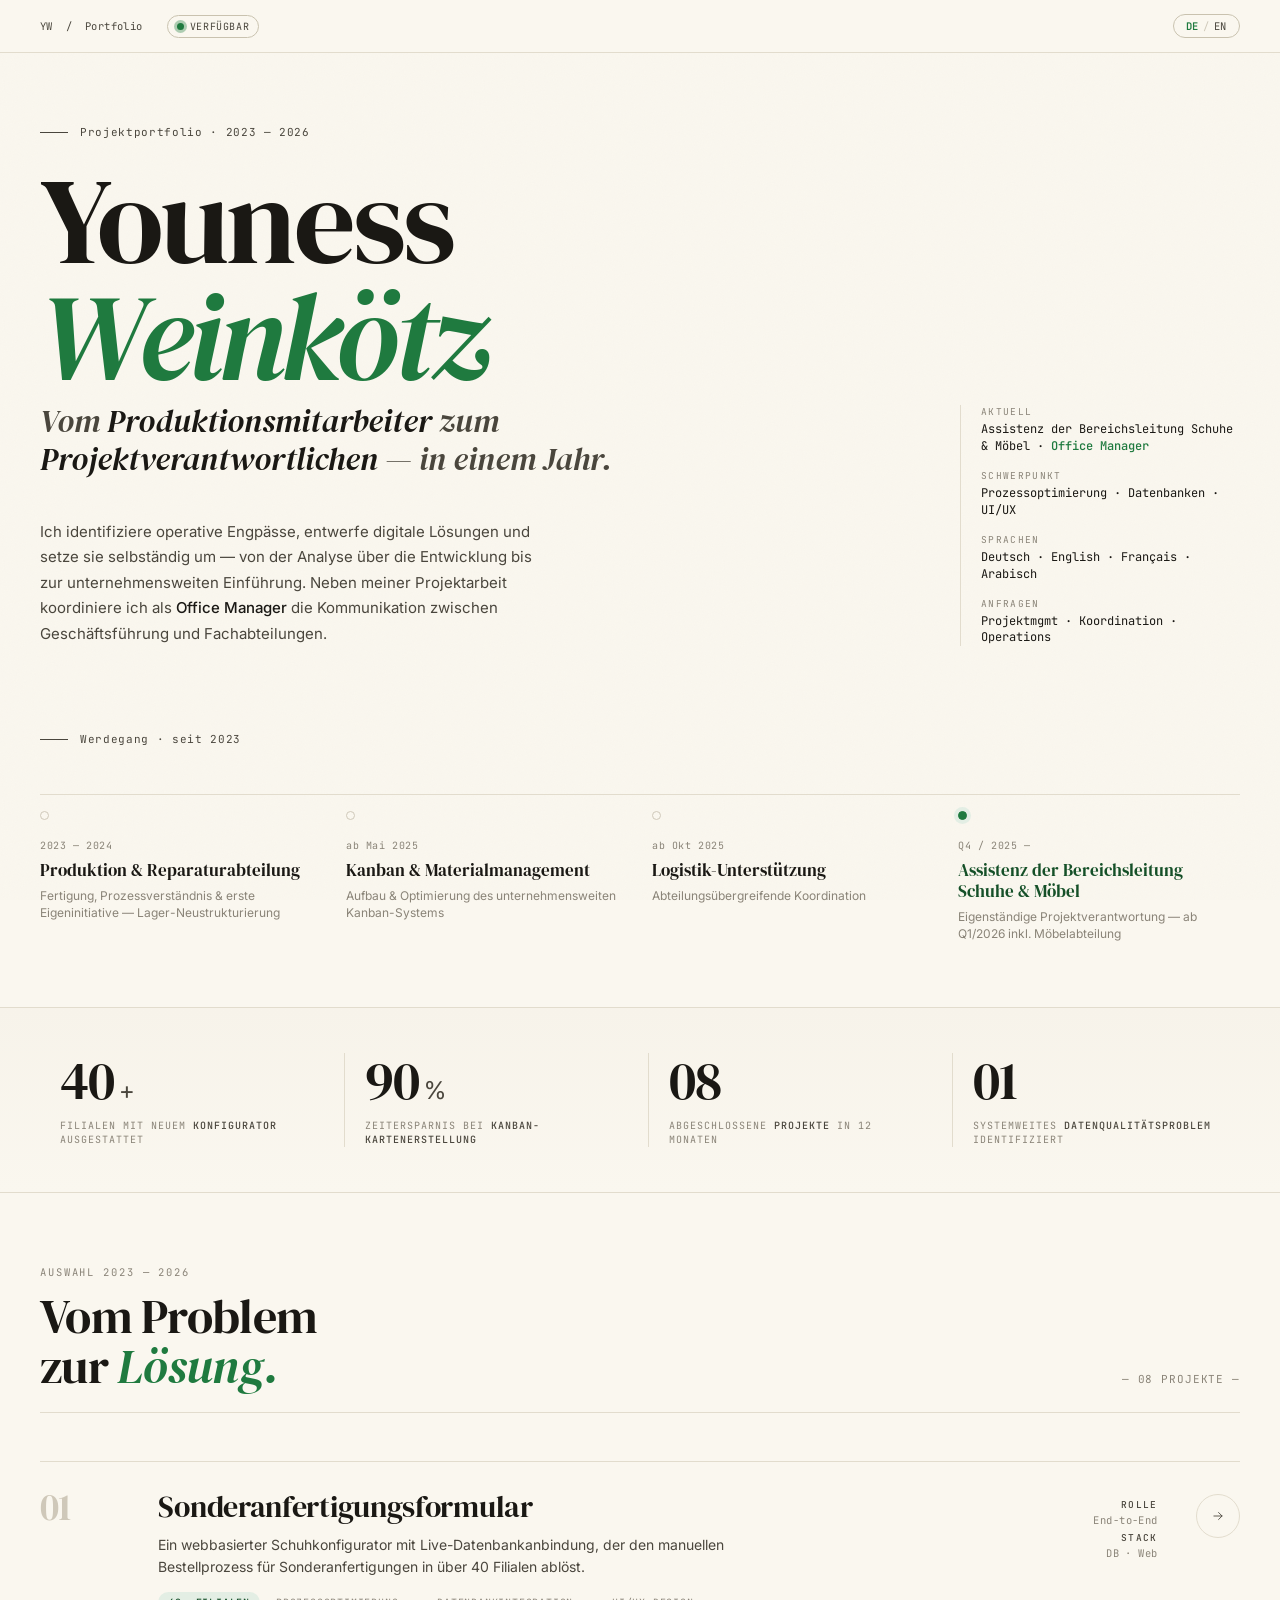
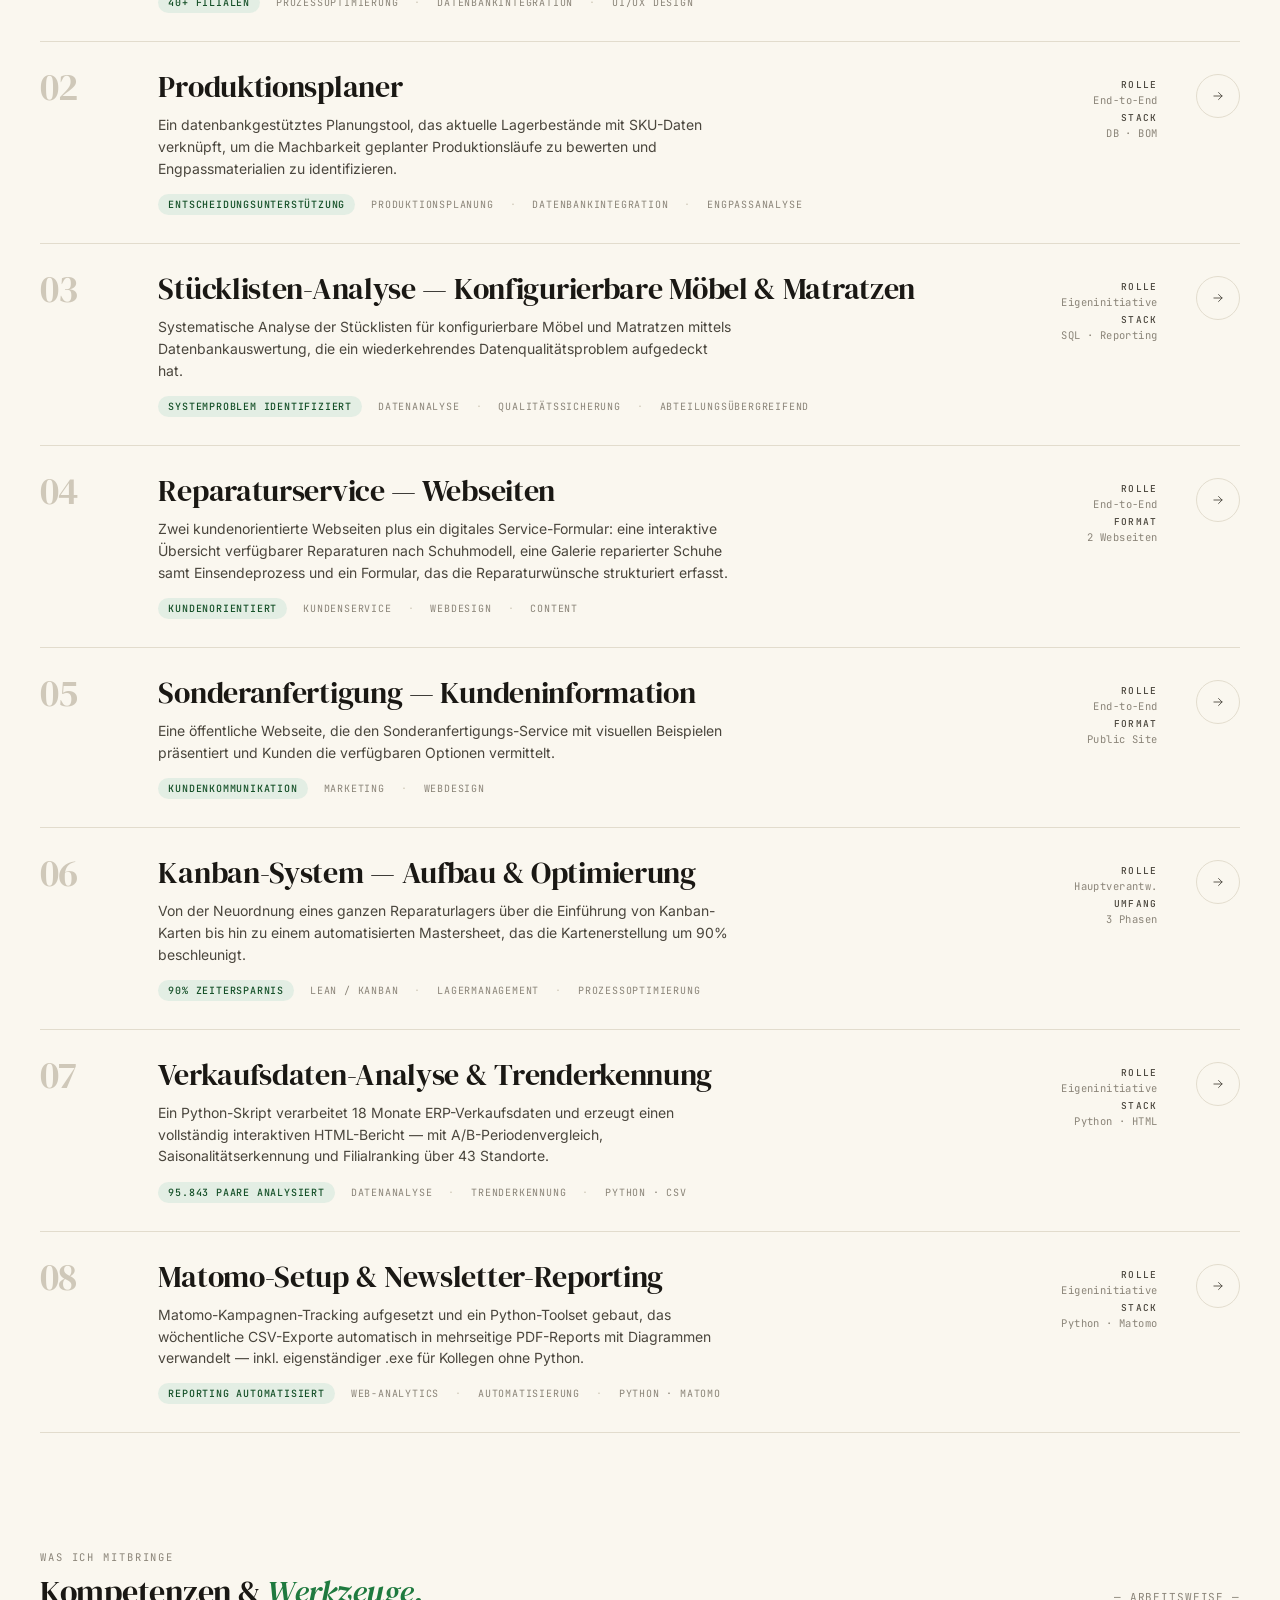
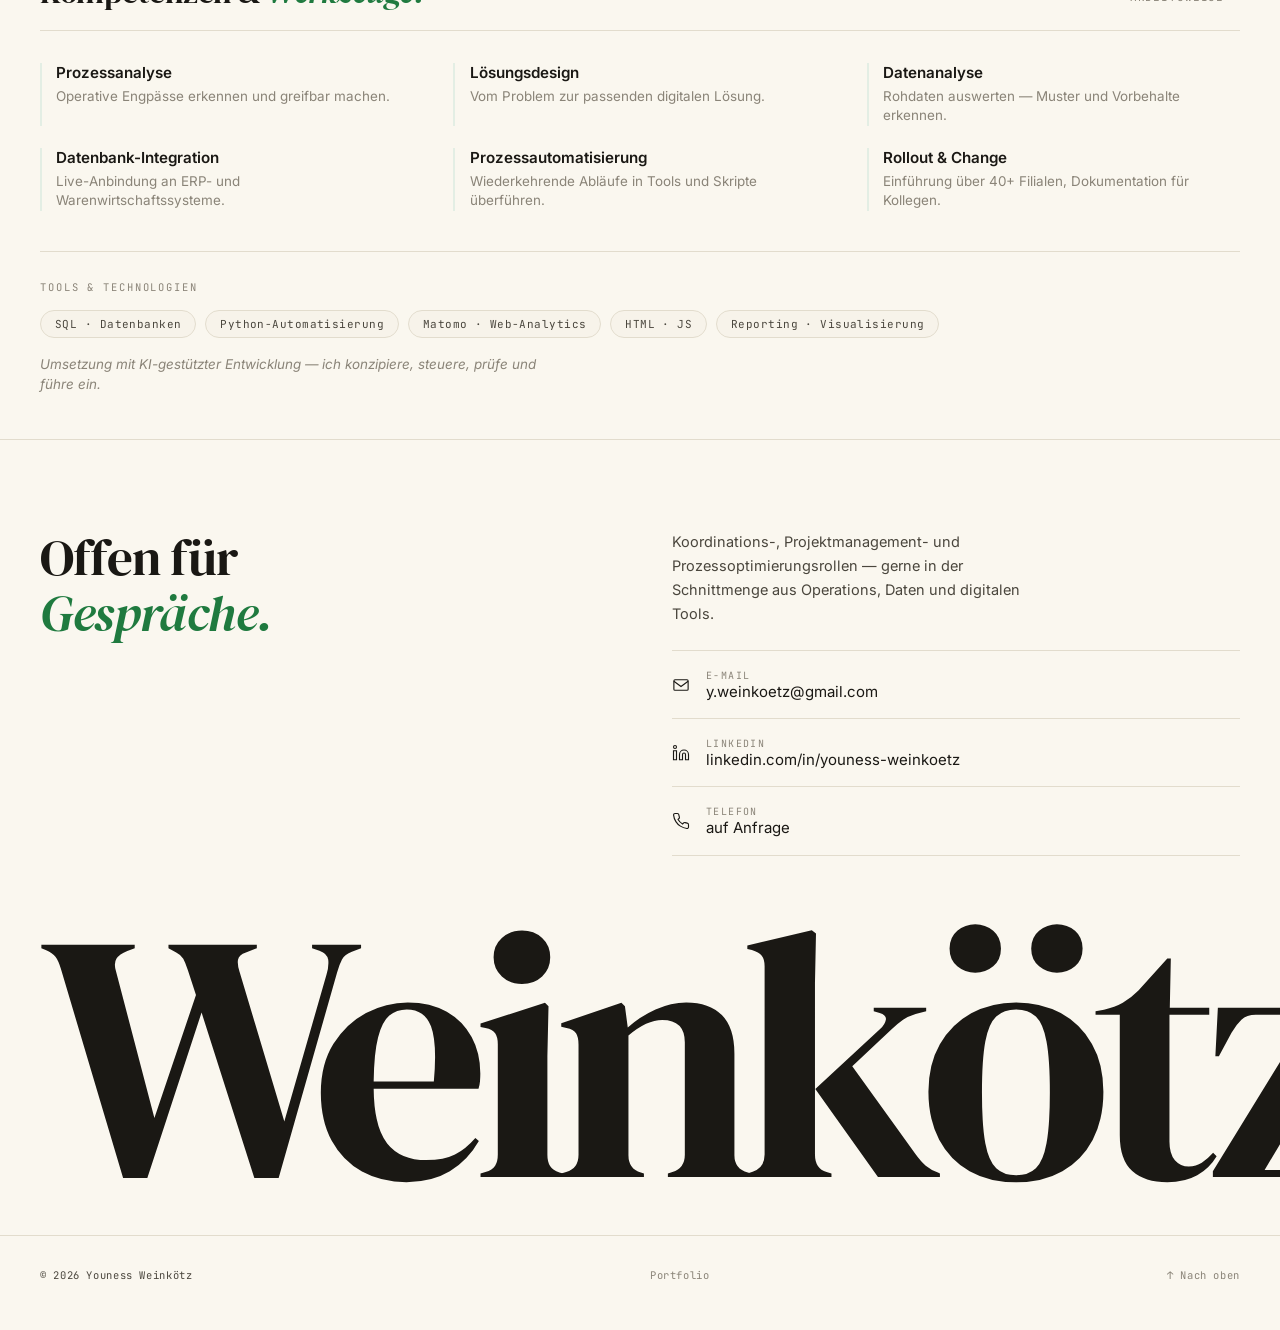
<file: index.html>
<!DOCTYPE html>
<html lang="de">
<head>
<meta charset="UTF-8">
<link rel="icon" href="favicon.ico" type="image/x-icon">
<meta name="viewport" content="width=device-width, initial-scale=1.0">
<meta name="google-site-verification" content="GF9VarNQSZrVPB3K_BTPo4iJ82LC_J96aojgXuJNZCg">
<title>Youness Weinkötz — Projektportfolio</title>
<meta name="description" content="Vom Produktionsmitarbeiter zum Projektverantwortlichen in einem Jahr — 8 abgeschlossene Projekte in Prozessoptimierung, Datenbankentwicklung und UI/UX.">
<meta property="og:type" content="website">
<meta property="og:locale" content="de_DE">
<meta property="og:title" content="Youness Weinkötz — Projektportfolio">
<meta property="og:description" content="Vom Produktionsmitarbeiter zum Projektverantwortlichen in einem Jahr — 8 abgeschlossene Projekte in Prozessoptimierung, Datenbankentwicklung und UI/UX.">
<meta property="og:image" content="images/07-analyse-overview.png">
<meta name="twitter:card" content="summary_large_image">
<link rel="preconnect" href="https://fonts.googleapis.com">
<link rel="preconnect" href="https://fonts.gstatic.com" crossorigin>
<link href="https://fonts.googleapis.com/css2?family=DM+Serif+Display:ital@0;1&family=Inter:wght@300;400;500;600&family=JetBrains+Mono:wght@400;500&display=swap" rel="stylesheet">
<link rel="stylesheet" href="styles.css">

<link rel="canonical" href="https://yweinkoetz.github.io/">
<script type="application/ld+json">
{
  "@context": "https://schema.org",
  "@type": "Person",
  "name": "Youness Weinkötz",
  "url": "https://yweinkoetz.github.io/",
  "image": "https://yweinkoetz.github.io/images/07-analyse-overview.png",
  "jobTitle": "Assistenz der Bereichsleitung Schuhe & Möbel · Office Manager",
  "description": "Vom Produktionsmitarbeiter zum Projektverantwortlichen in einem Jahr — Projekte in Prozessoptimierung, Datenbankentwicklung und UI/UX.",
  "knowsLanguage": ["German", "English", "French", "Arabic"],
  "sameAs": [
    "https://www.linkedin.com/in/youness-weinkoetz",
    "https://github.com/YWeinkoetz"
  ]
}
</script>

</head>
<body>

<div class="shell">

  <!-- ═══ Masthead ═══ -->
  <header class="masthead">
    <div class="masthead-inner">
      <div class="left">
        <span class="mono-name">YW &nbsp;/&nbsp; Portfolio</span>
        <span class="role-pill desktop-only" data-de='<span class="status-dot"></span> Verfügbar' data-en='<span class="status-dot"></span> Available'>
          <span class="status-dot"></span> Verfügbar
        </span>
      </div>
      <div class="center"></div>
      <div class="right">
        <button class="lang-toggle" onclick="toggleLang()" aria-label="Switch language">
          <span class="lang-opt" data-lang="de">DE</span>
          <span class="lang-sep">/</span>
          <span class="lang-opt" data-lang="en">EN</span>
        </button>
      </div>
    </div>
  </header>

  <!-- ═══ Hero ═══ -->
  <section class="hero">
    <div class="hero-grid">
      <div>
        <div class="hero-kicker" data-de="Projektportfolio · 2023 — 2026" data-en="Project Portfolio · 2023 — 2026">Projektportfolio · 2023 — 2026</div>
        <h1 class="hero-name">Youness<br><span class="surname">Weinkötz</span></h1>
        <p class="hero-tag" data-de='Vom <em>Produktionsmitarbeiter</em> zum<br><em>Projektverantwortlichen</em> — in einem Jahr.' data-en='From <em>production worker</em> to<br><em>project owner</em> — in one year.'>
          Vom <em>Produktionsmitarbeiter</em> zum<br>
          <em>Projektverantwortlichen</em> — in einem Jahr.
        </p>
        <p class="hero-intro" data-de='Ich identifiziere operative Engpässe, entwerfe digitale Lösungen und setze sie selbständig um — von der Analyse über die Entwicklung bis zur unternehmensweiten Einführung. Neben meiner Projektarbeit koordiniere ich als <strong>Office Manager</strong> die Kommunikation zwischen Geschäftsführung und Fachabteilungen.' data-en='I identify operational bottlenecks, design digital solutions, and implement them independently — from analysis through development to company-wide rollout. Alongside my project work, I coordinate communication between senior management and departments as <strong>Office Manager</strong>.'>
          Ich identifiziere operative Engpässe, entwerfe digitale Lösungen und setze sie selbständig
          um — von der Analyse über die Entwicklung bis zur unternehmensweiten Einführung. Neben
          meiner Projektarbeit koordiniere ich als <strong>Office Manager</strong> die Kommunikation
          zwischen Geschäftsführung und Fachabteilungen.
        </p>
      </div>

      <aside class="hero-meta">
        <dl>
          <div>
            <dt data-de="Aktuell" data-en="Current">Aktuell</dt>
            <dd data-de="Assistenz der Bereichsleitung Schuhe &amp; Möbel · <em>Office Manager</em>" data-en="Assistant to Head of Shoes &amp; Furniture · <em>Office Manager</em>">Assistenz der Bereichsleitung Schuhe &amp; Möbel · <em>Office Manager</em></dd>
          </div>
          <div>
            <dt data-de="Schwerpunkt" data-en="Focus">Schwerpunkt</dt>
            <dd data-de="Prozessoptimierung · Datenbanken · UI/UX" data-en="Process Optimisation · Databases · UI/UX">Prozessoptimierung · Datenbanken · UI/UX</dd>
          </div>
          <div>
            <dt data-de="Sprachen" data-en="Languages">Sprachen</dt>
            <dd>Deutsch · English · Français · Arabisch</dd>
          </div>
          <div>
            <dt data-de="Anfragen" data-en="Seeking">Anfragen</dt>
            <dd data-de="Projektmgmt · Koordination · Operations" data-en="Project Mgmt · Coordination · Operations">Projektmgmt · Koordination · Operations</dd>
          </div>
        </dl>
      </aside>
    </div>
  </section>

  <!-- ═══ Career Arc ═══ -->
  <section class="arc" aria-label="Werdegang">
    <div class="hero-kicker" data-de="Werdegang · seit 2023" data-en="Career Path · since 2023">Werdegang · seit 2023</div>
    <div class="arc-rail"></div>
    <div class="arc-steps">
      <div class="arc-step">
        <div class="arc-year" data-de="2023 — 2024" data-en="2023 — 2024">2023 — 2024</div>
        <div class="arc-role" data-de="Produktion &amp; Reparaturabteilung" data-en="Production &amp; Repair Department">Produktion &amp; Reparaturabteilung</div>
        <div class="arc-detail" data-de="Fertigung, Prozessverständnis &amp; erste Eigeninitiative — Lager-Neustrukturierung" data-en="Manufacturing, process understanding &amp; first initiative — warehouse restructuring">Fertigung, Prozessverständnis &amp; erste Eigeninitiative — Lager-Neustrukturierung</div>
      </div>
      <div class="arc-step">
        <div class="arc-year" data-de="ab Mai 2025" data-en="from May 2025">ab Mai 2025</div>
        <div class="arc-role" data-de="Kanban &amp; Materialmanagement" data-en="Kanban &amp; Material Management">Kanban &amp; Materialmanagement</div>
        <div class="arc-detail" data-de="Aufbau &amp; Optimierung des unternehmensweiten Kanban-Systems" data-en="Building &amp; optimising the company-wide Kanban system">Aufbau &amp; Optimierung des unternehmensweiten Kanban-Systems</div>
      </div>
      <div class="arc-step">
        <div class="arc-year" data-de="ab Okt 2025" data-en="from Oct 2025">ab Okt 2025</div>
        <div class="arc-role" data-de="Logistik-Unterstützung" data-en="Logistics Support">Logistik-Unterstützung</div>
        <div class="arc-detail" data-de="Abteilungsübergreifende Koordination" data-en="Cross-department coordination">Abteilungsübergreifende Koordination</div>
      </div>
      <div class="arc-step current">
        <div class="arc-year">Q4 / 2025 —</div>
        <div class="arc-role" data-de="Assistenz der Bereichsleitung Schuhe &amp; Möbel" data-en="Assistant to Head of Shoes &amp; Furniture">Assistenz der Bereichsleitung Schuhe &amp; Möbel</div>
        <div class="arc-detail" data-de="Eigenständige Projektverantwortung — ab Q1/2026 inkl. Möbelabteilung" data-en="Independent project ownership — furniture dept. added Q1/2026">Eigenständige Projektverantwortung — ab Q1/2026 inkl. Möbelabteilung</div>
      </div>
    </div>
  </section>

  <!-- ═══ KPI Band ═══ -->
  <section class="kpi-band" aria-label="Wirkung in Zahlen">
    <div class="kpi-inner">
      <div class="kpi">
        <div class="kpi-num">40<span class="unit">+</span></div>
        <div class="kpi-label" data-de="Filialen mit neuem <strong>Konfigurator</strong> ausgestattet" data-en="Stores equipped with new <strong>configurator</strong>">Filialen mit neuem <strong>Konfigurator</strong> ausgestattet</div>
      </div>
      <div class="kpi">
        <div class="kpi-num">90<span class="unit">%</span></div>
        <div class="kpi-label" data-de="Zeitersparnis bei <strong>Kanban-Kartenerstellung</strong>" data-en="Time saved on <strong>Kanban card creation</strong>">Zeitersparnis bei <strong>Kanban-Kartenerstellung</strong></div>
      </div>
      <div class="kpi">
        <div class="kpi-num">08</div>
        <div class="kpi-label" data-de="Abgeschlossene <strong>Projekte</strong> in 12 Monaten" data-en="Completed <strong>projects</strong> in 12 months">Abgeschlossene <strong>Projekte</strong> in 12 Monaten</div>
      </div>
      <div class="kpi">
        <div class="kpi-num">01</div>
        <div class="kpi-label" data-de="Systemweites <strong>Datenqualitätsproblem</strong> identifiziert" data-en="System-wide <strong>data quality issue</strong> identified">Systemweites <strong>Datenqualitätsproblem</strong> identifiziert</div>
      </div>
    </div>
  </section>

  <!-- ═══ Projects ═══ -->
  <section class="section" id="projekte">
    <div class="section-head">
      <div>
        <div class="section-eyebrow" data-de="Auswahl 2023 — 2026" data-en="Selected Work 2023 — 2026">Auswahl 2023 — 2026</div>
        <h2 class="section-title" data-de="Vom Problem<br>zur <em>Lösung.</em>" data-en="From Problem<br>to <em>Solution.</em>">Vom Problem<br>zur <em>Lösung.</em></h2>
      </div>
      <div class="section-count" data-de="— 08 PROJEKTE —" data-en="— 08 PROJECTS —">— 08 PROJEKTE —</div>
    </div>

    <div class="projects">

      <!-- ── 01 ── -->
      <article class="project">
        <a class="project-row" href="projects/sonderanfertigung.html">
          <div class="project-num">01</div>
          <div class="project-body">
            <h3 class="project-title" data-de="Sonderanfertigungsformular" data-en="Custom Shoe Order Form">Sonderanfertigungsformular</h3>
            <p class="project-subtitle" data-de="Ein webbasierter Schuhkonfigurator mit Live-Datenbankanbindung, der den manuellen Bestellprozess für Sonderanfertigungen in über 40 Filialen ablöst." data-en="A web-based shoe configurator with live database integration, replacing the manual custom order process across 40+ stores.">Ein webbasierter Schuhkonfigurator mit Live-Datenbankanbindung, der den manuellen Bestellprozess für Sonderanfertigungen in über 40 Filialen ablöst.</p>
            <div class="tag-row">
              <span class="tag impact" data-de="40+ Filialen" data-en="40+ Stores">40+ Filialen</span>
              <span class="tag" data-de="Prozessoptimierung" data-en="Process Optimisation">Prozessoptimierung</span>
              <span class="tag divider">·</span>
              <span class="tag" data-de="Datenbankintegration" data-en="Database Integration">Datenbankintegration</span>
              <span class="tag divider">·</span>
              <span class="tag">UI/UX Design</span>
            </div>
          </div>
          <div class="project-meta">
            <div><b data-de="Rolle" data-en="Role">Rolle</b>End-to-End</div>
            <div><b>Stack</b>DB · Web</div>
          </div>
          <div class="project-arrow">
            <svg viewBox="0 0 24 24" fill="none" stroke-width="2" stroke-linecap="round"><path d="M5 12h14M13 6l6 6-6 6"/></svg>
          </div>
        </a>
      </article>

      <!-- ── 02 ── -->
      <article class="project">
        <a class="project-row" href="projects/produktionsplaner.html">
          <div class="project-num">02</div>
          <div class="project-body">
            <h3 class="project-title" data-de="Produktionsplaner" data-en="Production Planner">Produktionsplaner</h3>
            <p class="project-subtitle" data-de="Ein datenbankgestütztes Planungstool, das aktuelle Lagerbestände mit SKU-Daten verknüpft, um die Machbarkeit geplanter Produktionsläufe zu bewerten und Engpassmaterialien zu identifizieren." data-en="A database-driven planning tool that cross-references current stock with BOM data to assess production feasibility and identify bottleneck materials.">Ein datenbankgestütztes Planungstool, das aktuelle Lagerbestände mit SKU-Daten verknüpft, um die Machbarkeit geplanter Produktionsläufe zu bewerten und Engpassmaterialien zu identifizieren.</p>
            <div class="tag-row">
              <span class="tag impact" data-de="Entscheidungsunterstützung" data-en="Decision Support">Entscheidungsunterstützung</span>
              <span class="tag" data-de="Produktionsplanung" data-en="Production Planning">Produktionsplanung</span>
              <span class="tag divider">·</span>
              <span class="tag" data-de="Datenbankintegration" data-en="Database Integration">Datenbankintegration</span>
              <span class="tag divider">·</span>
              <span class="tag" data-de="Engpassanalyse" data-en="Bottleneck Analysis">Engpassanalyse</span>
            </div>
          </div>
          <div class="project-meta">
            <div><b data-de="Rolle" data-en="Role">Rolle</b>End-to-End</div>
            <div><b>Stack</b>DB · BOM</div>
          </div>
          <div class="project-arrow">
            <svg viewBox="0 0 24 24" fill="none" stroke-width="2" stroke-linecap="round"><path d="M5 12h14M13 6l6 6-6 6"/></svg>
          </div>
        </a>
      </article>

      <!-- ── 03 ── -->
      <article class="project">
        <a class="project-row" href="projects/stucklisten-analyse.html">
          <div class="project-num">03</div>
          <div class="project-body">
            <h3 class="project-title" data-de="Stücklisten-Analyse — Konfigurierbare Möbel &amp; Matratzen" data-en="BOM Analysis — Configurable Furniture &amp; Mattresses">Stücklisten-Analyse — <em style="font-style:italic;color:var(--accent)">Konfigurierbare Möbel &amp; Matratzen</em></h3>
            <p class="project-subtitle" data-de="Systematische Analyse der Stücklisten für konfigurierbare Möbel und Matratzen mittels Datenbankauswertung, die ein wiederkehrendes Datenqualitätsproblem aufgedeckt hat." data-en="Systematic analysis of bills of materials for configurable furniture and mattresses via database queries, uncovering a recurring data quality issue.">Systematische Analyse der Stücklisten für konfigurierbare Möbel und Matratzen mittels Datenbankauswertung, die ein wiederkehrendes Datenqualitätsproblem aufgedeckt hat.</p>
            <div class="tag-row">
              <span class="tag impact" data-de="Systemproblem identifiziert" data-en="Issue Identified">Systemproblem identifiziert</span>
              <span class="tag" data-de="Datenanalyse" data-en="Data Analysis">Datenanalyse</span>
              <span class="tag divider">·</span>
              <span class="tag" data-de="Qualitätssicherung" data-en="Quality Assurance">Qualitätssicherung</span>
              <span class="tag divider">·</span>
              <span class="tag" data-de="Abteilungsübergreifend" data-en="Cross-Department">Abteilungsübergreifend</span>
            </div>
          </div>
          <div class="project-meta">
            <div><b data-de="Rolle" data-en="Role">Rolle</b><span data-de="Eigeninitiative" data-en="Self-Initiated">Eigeninitiative</span></div>
            <div><b>Stack</b>SQL · Reporting</div>
          </div>
          <div class="project-arrow">
            <svg viewBox="0 0 24 24" fill="none" stroke-width="2" stroke-linecap="round"><path d="M5 12h14M13 6l6 6-6 6"/></svg>
          </div>
        </a>
      </article>

      <!-- ── 04 ── -->
      <article class="project">
        <a class="project-row" href="projects/reparaturservice.html">
          <div class="project-num">04</div>
          <div class="project-body">
            <h3 class="project-title" data-de="Reparaturservice — Webseiten" data-en="Repair Service — Web Pages">Reparaturservice — Webseiten</h3>
            <p class="project-subtitle" data-de="Zwei kundenorientierte Webseiten plus ein digitales Service-Formular: eine interaktive Übersicht verfügbarer Reparaturen nach Schuhmodell, eine Galerie reparierter Schuhe samt Einsendeprozess und ein Formular, das die Reparaturwünsche strukturiert erfasst." data-en="Two customer-facing web pages plus a digital service form: an interactive overview of available repairs by shoe model, a gallery of repaired shoes with the send-in process, and a form that captures repair requests in a structured way.">Zwei kundenorientierte Webseiten plus ein digitales Service-Formular: eine interaktive Übersicht verfügbarer Reparaturen nach Schuhmodell, eine Galerie reparierter Schuhe samt Einsendeprozess und ein Formular, das die Reparaturwünsche strukturiert erfasst.</p>
            <div class="tag-row">
              <span class="tag impact" data-de="Kundenorientiert" data-en="Customer-Facing">Kundenorientiert</span>
              <span class="tag" data-de="Kundenservice" data-en="Customer Service">Kundenservice</span>
              <span class="tag divider">·</span>
              <span class="tag" data-de="Webdesign" data-en="Web Design">Webdesign</span>
              <span class="tag divider">·</span>
              <span class="tag">Content</span>
            </div>
          </div>
          <div class="project-meta">
            <div><b data-de="Rolle" data-en="Role">Rolle</b>End-to-End</div>
            <div><b data-de="Format" data-en="Format">Format</b><span data-de="2 Webseiten" data-en="2 Web Pages">2 Webseiten</span></div>
          </div>
          <div class="project-arrow">
            <svg viewBox="0 0 24 24" fill="none" stroke-width="2" stroke-linecap="round"><path d="M5 12h14M13 6l6 6-6 6"/></svg>
          </div>
        </a>
      </article>

      <!-- ── 05 ── -->
      <article class="project">
        <a class="project-row" href="projects/kundeninformation.html">
          <div class="project-num">05</div>
          <div class="project-body">
            <h3 class="project-title" data-de="Sonderanfertigung — Kundeninformation" data-en="Custom Shoes — Customer Information">Sonderanfertigung — Kundeninformation</h3>
            <p class="project-subtitle" data-de="Eine öffentliche Webseite, die den Sonderanfertigungs-Service mit visuellen Beispielen präsentiert und Kunden die verfügbaren Optionen vermittelt." data-en="A public web page showcasing the custom shoe service with visual examples, helping customers understand the available options.">Eine öffentliche Webseite, die den Sonderanfertigungs-Service mit visuellen Beispielen präsentiert und Kunden die verfügbaren Optionen vermittelt.</p>
            <div class="tag-row">
              <span class="tag impact" data-de="Kundenkommunikation" data-en="Customer Comms">Kundenkommunikation</span>
              <span class="tag">Marketing</span>
              <span class="tag divider">·</span>
              <span class="tag" data-de="Webdesign" data-en="Web Design">Webdesign</span>
            </div>
          </div>
          <div class="project-meta">
            <div><b data-de="Rolle" data-en="Role">Rolle</b>End-to-End</div>
            <div><b data-de="Format" data-en="Format">Format</b>Public Site</div>
          </div>
          <div class="project-arrow">
            <svg viewBox="0 0 24 24" fill="none" stroke-width="2" stroke-linecap="round"><path d="M5 12h14M13 6l6 6-6 6"/></svg>
          </div>
        </a>
      </article>

      <!-- ── 06 ── -->
      <article class="project">
        <a class="project-row" href="projects/kanban-system.html">
          <div class="project-num">06</div>
          <div class="project-body">
            <h3 class="project-title" data-de="Kanban-System — Aufbau &amp; Optimierung" data-en="Kanban System — Build &amp; Optimisation">Kanban-System — Aufbau &amp; Optimierung</h3>
            <p class="project-subtitle" data-de="Von der Neuordnung eines ganzen Reparaturlagers über die Einführung von Kanban-Karten bis hin zu einem automatisierten Mastersheet, das die Kartenerstellung um 90% beschleunigt." data-en="From restructuring an entire repair warehouse to building Kanban cards to an automated mastersheet that sped up card creation by 90%.">Von der Neuordnung eines ganzen Reparaturlagers über die Einführung von Kanban-Karten bis hin zu einem automatisierten Mastersheet, das die Kartenerstellung um 90% beschleunigt.</p>
            <div class="tag-row">
              <span class="tag impact" data-de="90% Zeitersparnis" data-en="90% Time Saved">90% Zeitersparnis</span>
              <span class="tag">Lean / Kanban</span>
              <span class="tag divider">·</span>
              <span class="tag" data-de="Lagermanagement" data-en="Warehouse Mgmt">Lagermanagement</span>
              <span class="tag divider">·</span>
              <span class="tag" data-de="Prozessoptimierung" data-en="Process Optimisation">Prozessoptimierung</span>
            </div>
          </div>
          <div class="project-meta">
            <div><b data-de="Rolle" data-en="Role">Rolle</b><span data-de="Hauptverantw." data-en="Lead">Hauptverantw.</span></div>
            <div><b data-de="Umfang" data-en="Scope">Umfang</b><span data-de="3 Phasen" data-en="3 Phases">3 Phasen</span></div>
          </div>
          <div class="project-arrow">
            <svg viewBox="0 0 24 24" fill="none" stroke-width="2" stroke-linecap="round"><path d="M5 12h14M13 6l6 6-6 6"/></svg>
          </div>
        </a>
      </article>


      <!-- ── 07 ── -->
      <article class="project">
        <a class="project-row" href="projects/verkaufsdaten-analyse.html">
          <div class="project-num">07</div>
          <div class="project-body">
            <h3 class="project-title" data-de="Verkaufsdaten-Analyse &amp; Trenderkennung" data-en="Sales Data Analysis &amp; Trend Detection">Verkaufsdaten-Analyse &amp; Trenderkennung</h3>
            <p class="project-subtitle" data-de="Ein Python-Skript verarbeitet 18 Monate ERP-Verkaufsdaten und erzeugt einen vollständig interaktiven HTML-Bericht — mit A/B-Periodenvergleich, Saisonalitätserkennung und Filialranking über 43 Standorte." data-en="A Python script processes 18 months of ERP sales data and generates a fully interactive HTML report — with A/B period comparison, seasonality detection and branch ranking across 43 locations.">Ein Python-Skript verarbeitet 18 Monate ERP-Verkaufsdaten und erzeugt einen vollständig interaktiven HTML-Bericht — mit A/B-Periodenvergleich, Saisonalitätserkennung und Filialranking über 43 Standorte.</p>
            <div class="tag-row">
              <span class="tag impact" data-de="95.843 Paare analysiert" data-en="95,843 pairs analysed">95.843 Paare analysiert</span>
              <span class="tag" data-de="Datenanalyse" data-en="Data Analysis">Datenanalyse</span>
              <span class="tag divider">·</span>
              <span class="tag" data-de="Trenderkennung" data-en="Trend Detection">Trenderkennung</span>
              <span class="tag divider">·</span>
              <span class="tag">Python · CSV</span>
            </div>
          </div>
          <div class="project-meta">
            <div><b data-de="Rolle" data-en="Role">Rolle</b><span data-de="Eigeninitiative" data-en="Self-Initiated">Eigeninitiative</span></div>
            <div><b>Stack</b>Python · HTML</div>
          </div>
          <div class="project-arrow">
            <svg viewBox="0 0 24 24" fill="none" stroke-width="2" stroke-linecap="round"><path d="M5 12h14M13 6l6 6-6 6"/></svg>
          </div>
        </a>
      </article>

      <!-- ── 08 ── -->
      <article class="project">
        <a class="project-row" href="projects/matomo-reporting.html">
          <div class="project-num">08</div>
          <div class="project-body">
            <h3 class="project-title" data-de="Matomo-Setup &amp; Newsletter-Reporting" data-en="Matomo Setup &amp; Newsletter Reporting">Matomo-Setup &amp; <em style="font-style:italic;color:var(--accent)">Newsletter-Reporting</em></h3>
            <p class="project-subtitle" data-de="Matomo-Kampagnen-Tracking aufgesetzt und ein Python-Toolset gebaut, das wöchentliche CSV-Exporte automatisch in mehrseitige PDF-Reports mit Diagrammen verwandelt — inkl. eigenständiger .exe für Kollegen ohne Python." data-en="Set up Matomo campaign tracking and built a Python toolset that automatically turns weekly CSV exports into multi-page PDF reports with charts — including a standalone .exe for colleagues without Python.">Matomo-Kampagnen-Tracking aufgesetzt und ein Python-Toolset gebaut, das wöchentliche CSV-Exporte automatisch in mehrseitige PDF-Reports mit Diagrammen verwandelt — inkl. eigenständiger .exe für Kollegen ohne Python.</p>
            <div class="tag-row">
              <span class="tag impact" data-de="Reporting automatisiert" data-en="Reporting automated">Reporting automatisiert</span>
              <span class="tag" data-de="Web-Analytics" data-en="Web Analytics">Web-Analytics</span>
              <span class="tag divider">·</span>
              <span class="tag" data-de="Automatisierung" data-en="Automation">Automatisierung</span>
              <span class="tag divider">·</span>
              <span class="tag">Python · Matomo</span>
            </div>
          </div>
          <div class="project-meta">
            <div><b data-de="Rolle" data-en="Role">Rolle</b><span data-de="Eigeninitiative" data-en="Self-Initiated">Eigeninitiative</span></div>
            <div><b>Stack</b>Python · Matomo</div>
          </div>
          <div class="project-arrow">
            <svg viewBox="0 0 24 24" fill="none" stroke-width="2" stroke-linecap="round"><path d="M5 12h14M13 6l6 6-6 6"/></svg>
          </div>
        </a>
      </article>

    </div>
  </section>

  <!-- ═══ Kompetenzen ═══ -->
  <section class="section skills" aria-label="Kompetenzen">
    <div class="section-head">
      <div>
        <div class="section-eyebrow" data-de="Was ich mitbringe" data-en="What I bring">Was ich mitbringe</div>
        <h2 class="section-title" data-de="Kompetenzen &amp; <em>Werkzeuge.</em>" data-en="Skills &amp; <em>tools.</em>">Kompetenzen &amp; <em>Werkzeuge.</em></h2>
      </div>
      <div class="section-count" data-de="— ARBEITSWEISE —" data-en="— HOW I WORK —">— ARBEITSWEISE —</div>
    </div>

    <div class="skill-grid">
      <div class="skill">
        <div class="skill-name" data-de="Prozessanalyse" data-en="Process Analysis">Prozessanalyse</div>
        <div class="skill-desc" data-de="Operative Engpässe erkennen und greifbar machen." data-en="Spotting operational bottlenecks and making them tangible.">Operative Engpässe erkennen und greifbar machen.</div>
      </div>
      <div class="skill">
        <div class="skill-name" data-de="Lösungsdesign" data-en="Solution Design">Lösungsdesign</div>
        <div class="skill-desc" data-de="Vom Problem zur passenden digitalen Lösung." data-en="From problem to the right digital solution.">Vom Problem zur passenden digitalen Lösung.</div>
      </div>
      <div class="skill">
        <div class="skill-name" data-de="Datenanalyse" data-en="Data Analysis">Datenanalyse</div>
        <div class="skill-desc" data-de="Rohdaten auswerten — Muster und Vorbehalte erkennen." data-en="Turning raw data into patterns — and knowing its caveats.">Rohdaten auswerten — Muster und Vorbehalte erkennen.</div>
      </div>
      <div class="skill">
        <div class="skill-name" data-de="Datenbank-Integration" data-en="Database Integration">Datenbank-Integration</div>
        <div class="skill-desc" data-de="Live-Anbindung an ERP- und Warenwirtschaftssysteme." data-en="Live integration with ERP and inventory systems.">Live-Anbindung an ERP- und Warenwirtschaftssysteme.</div>
      </div>
      <div class="skill">
        <div class="skill-name" data-de="Prozessautomatisierung" data-en="Process Automation">Prozessautomatisierung</div>
        <div class="skill-desc" data-de="Wiederkehrende Abläufe in Tools und Skripte überführen." data-en="Turning recurring work into tools and scripts.">Wiederkehrende Abläufe in Tools und Skripte überführen.</div>
      </div>
      <div class="skill">
        <div class="skill-name" data-de="Rollout &amp; Change" data-en="Rollout &amp; Change">Rollout &amp; Change</div>
        <div class="skill-desc" data-de="Einführung über 40+ Filialen, Dokumentation für Kollegen." data-en="Rollout across 40+ stores, documentation for colleagues.">Einführung über 40+ Filialen, Dokumentation für Kollegen.</div>
      </div>
    </div>

    <div class="tools">
      <div class="tools-label" data-de="Tools &amp; Technologien" data-en="Tools &amp; Technologies">Tools &amp; Technologien</div>
      <div class="tools-row">
        <span class="tool">SQL · Datenbanken</span>
        <span class="tool">Python-Automatisierung</span>
        <span class="tool">Matomo · Web-Analytics</span>
        <span class="tool">HTML · JS</span>
        <span class="tool" data-de="Reporting · Visualisierung" data-en="Reporting · Visualisation">Reporting · Visualisierung</span>
      </div>
      <div class="tools-note" data-de="Umsetzung mit KI-gestützter Entwicklung — ich konzipiere, steuere, prüfe und führe ein." data-en="Built with AI-assisted development — I design, direct, validate and roll out.">Umsetzung mit KI-gestützter Entwicklung — ich konzipiere, steuere, prüfe und führe ein.</div>
    </div>
  </section>

  <!-- ═══ Contact ═══ -->
  <section class="contact" id="kontakt">
    <h2 class="contact-statement" data-de="Offen für<br><em>Gespräche.</em>" data-en="Open for<br><em>conversations.</em>">
      Offen für<br>
      <em>Gespräche.</em>
    </h2>
    <div class="contact-side">
      <p class="contact-text" data-de="Koordinations-, Projektmanagement- und Prozessoptimierungsrollen — gerne in der Schnittmenge aus Operations, Daten und digitalen Tools." data-en="Coordination, project management and process optimisation roles — ideally at the intersection of operations, data and digital tools.">
        Koordinations-, Projektmanagement- und Prozessoptimierungsrollen — gerne in der Schnittmenge
        aus Operations, Daten und digitalen Tools.
      </p>
      <div class="contact-links">
        <a class="contact-link" href="mailto:y.weinkoetz@gmail.com">
          <svg class="ico" viewBox="0 0 24 24"><rect x="2.5" y="5" width="19" height="14" rx="1.5"/><path d="M2.5 7l9.5 7L21.5 7"/></svg>
          <div>
            <div class="label">E-Mail</div>
            <span>y.weinkoetz@gmail.com</span>
          </div>
          <svg class="arr" viewBox="0 0 24 24"><path d="M5 12h14M13 6l6 6-6 6"/></svg>
        </a>
        <a class="contact-link" href="https://linkedin.com/in/youness-weinkoetz" target="_blank">
          <svg class="ico" viewBox="0 0 24 24"><path d="M16 8a6 6 0 016 6v7h-4v-7a2 2 0 00-4 0v7h-4v-7a6 6 0 016-6zM2 9h4v12H2zM4 6a2 2 0 100-4 2 2 0 000 4z"/></svg>
          <div>
            <div class="label">LinkedIn</div>
            <span>linkedin.com/in/youness-weinkoetz</span>
          </div>
          <svg class="arr" viewBox="0 0 24 24"><path d="M5 12h14M13 6l6 6-6 6"/></svg>
        </a>
        <div class="contact-link contact-link--static">
          <svg class="ico" viewBox="0 0 24 24"><path d="M22 16.92v3a2 2 0 01-2.18 2 19.79 19.79 0 01-8.63-3.07 19.5 19.5 0 01-6-6 19.79 19.79 0 01-3.07-8.67A2 2 0 014.11 2h3a2 2 0 012 1.72 12.84 12.84 0 00.7 2.81 2 2 0 01-.45 2.11L8.09 9.91a16 16 0 006 6l1.27-1.27a2 2 0 012.11-.45 12.84 12.84 0 002.81.7A2 2 0 0122 16.92z"/></svg>
          <div>
            <div class="label" data-de="Telefon" data-en="Phone">Telefon</div>
            <span data-de="auf Anfrage" data-en="on request">auf Anfrage</span>
          </div>
        </div>
      </div>
    </div>
  </section>

  <!-- ═══ Big word ═══ -->
  <div class="bigword" aria-hidden="true">Weinkötz<em>.</em></div>

  <!-- ═══ Footer ═══ -->
  <footer class="footer">
    <span class="mono-name">© 2026 Youness Weinkötz</span>
    <span>Portfolio</span>
    <span><a href="#projekte" style="color:inherit;text-decoration:none;">↑ Nach oben</a></span>
  </footer>

</div>

<script>
const LANG_KEY = 'portfolio-lang';
let currentLang = localStorage.getItem(LANG_KEY) || 'de';

function applyLang() {
  document.documentElement.lang = currentLang;
  document.querySelectorAll('.lang-opt').forEach(opt => {
    opt.classList.toggle('active', opt.getAttribute('data-lang') === currentLang);
  });
  document.querySelectorAll('[data-de]').forEach(el => {
    el.innerHTML = currentLang === 'de' ? el.getAttribute('data-de') : el.getAttribute('data-en');
  });
}

function toggleLang() {
  currentLang = currentLang === 'de' ? 'en' : 'de';
  localStorage.setItem(LANG_KEY, currentLang);
  applyLang();
}

applyLang();

(function setupReveal() {
  const items = document.querySelectorAll('.project, .kpi, .arc-step, .hero, .upcoming');
  items.forEach((el, i) => { el.classList.add('reveal'); el.style.transitionDelay = (i * 30) + 'ms'; });
  const vh = window.innerHeight || document.documentElement.clientHeight;
  items.forEach(el => { if (el.getBoundingClientRect().top < vh - 40) el.classList.add('visible'); });
  const io = new IntersectionObserver((entries) => {
    entries.forEach(e => { if (e.isIntersecting) { e.target.classList.add('visible'); io.unobserve(e.target); } });
  }, { threshold: 0.08 });
  items.forEach(el => { if (!el.classList.contains('visible')) io.observe(el); });
})();
</script>

</body>
</html>
</file>
<file: styles.css>
*, *::before, *::after { box-sizing: border-box; margin: 0; padding: 0; }

:root {
  --ink: #1a1814;
  --ink-mid: #4a463d;
  --ink-light: #8a8478;
  --ink-faint: #cfc8b9;
  --sand: #efebe1;
  --sand-dark: #e2dccd;
  --sand-darker: #c9c2af;
  --cream: #f7f3ea;
  --paper: #faf7ef;
  --accent: #1f7a3f;
  --accent-dark: #155028;
  --accent-soft: #e3eee4;
  --serif: 'DM Serif Display', 'Cormorant Garamond', Georgia, serif;
  --sans: 'Inter', -apple-system, BlinkMacSystemFont, sans-serif;
  --mono: 'JetBrains Mono', ui-monospace, monospace;
  --shell-pad: clamp(1.25rem, 4vw, 2.5rem);
}

html { scroll-behavior: smooth; }

body {
  font-family: var(--sans);
  color: var(--ink);
  background: var(--paper);
  -webkit-font-smoothing: antialiased;
  text-rendering: optimizeLegibility;
  overflow-x: hidden;
}

body::before {
  content: '';
  position: fixed;
  inset: 0;
  pointer-events: none;
  z-index: 1;
  opacity: 0.35;
  mix-blend-mode: multiply;
  background-image: url("data:image/svg+xml;utf8,<svg xmlns='http://www.w3.org/2000/svg' width='240' height='240'><filter id='n'><feTurbulence type='fractalNoise' baseFrequency='0.9' numOctaves='2' stitchTiles='stitch'/><feColorMatrix values='0 0 0 0 0.5 0 0 0 0 0.45 0 0 0 0 0.35 0 0 0 0.08 0'/></filter><rect width='100%' height='100%' filter='url(%23n)'/></svg>");
}

.shell { position: relative; z-index: 2; }

/* ════════════════════════════════════════════ */
/*  MASTHEAD                                    */
/* ════════════════════════════════════════════ */
.masthead {
  position: sticky;
  top: 0;
  z-index: 50;
  background: color-mix(in oklab, var(--paper) 88%, transparent);
  backdrop-filter: blur(14px) saturate(140%);
  -webkit-backdrop-filter: blur(14px) saturate(140%);
  border-bottom: 1px solid var(--sand-dark);
}
.masthead-inner {
  max-width: 1280px;
  margin: 0 auto;
  padding: 14px var(--shell-pad);
  display: grid;
  grid-template-columns: 1fr auto 1fr;
  align-items: center;
  gap: 1rem;
  font-family: var(--mono);
  font-size: 10.5px;
  letter-spacing: 0.04em;
  color: var(--ink-mid);
}
.masthead .left { display: flex; gap: 1.5rem; align-items: center; }
.masthead .right { display: flex; gap: 1.5rem; justify-content: flex-end; align-items: center; }
.masthead .center { font-family: var(--sans); font-size: 11px; font-weight: 500; color: var(--ink); letter-spacing: 0.06em; text-transform: uppercase; }
.masthead .role-pill {
  display: inline-flex;
  align-items: center;
  gap: 6px;
  padding: 4px 9px;
  border: 1px solid var(--sand-darker);
  border-radius: 100px;
  font-size: 10px;
  letter-spacing: 0.06em;
  color: var(--ink-mid);
  text-transform: uppercase;
}
.status-dot {
  position: relative;
  width: 7px; height: 7px;
  border-radius: 50%;
  background: var(--accent);
  flex-shrink: 0;
}
.status-dot::after {
  content: '';
  position: absolute;
  inset: -3px;
  border-radius: 50%;
  background: var(--accent);
  opacity: 0.35;
  animation: ping 2s ease-out infinite;
}
@keyframes ping {
  0%   { transform: scale(0.8); opacity: 0.5; }
  100% { transform: scale(2.2); opacity: 0;   }
}

/* Masthead project nav */
.proj-nav {
  display: flex;
  align-items: center;
  gap: 0.75rem;
  font-family: var(--mono);
  font-size: 10.5px;
  letter-spacing: 0.06em;
  color: var(--ink-light);
}
.proj-nav-arrow {
  display: flex;
  align-items: center;
  justify-content: center;
  width: 28px; height: 28px;
  border-radius: 50%;
  border: 1px solid var(--sand-darker);
  color: var(--ink-mid);
  text-decoration: none;
  transition: border-color 0.2s, background 0.2s, color 0.2s;
  flex-shrink: 0;
}
.proj-nav-arrow:hover {
  border-color: var(--accent);
  background: var(--accent);
  color: var(--paper);
}
.proj-nav-arrow svg {
  width: 12px; height: 12px;
  stroke: currentColor;
  fill: none;
  stroke-width: 1.8;
  stroke-linecap: round;
}
.proj-nav-count {
  color: var(--ink-light);
  letter-spacing: 0.1em;
}

/* Bottom project navigation */
.proj-pagination {
  max-width: 1280px;
  margin: 0 auto;
  padding: 0 var(--shell-pad) clamp(3rem, 6vh, 4rem);
  display: grid;
  grid-template-columns: 1fr 1fr;
  gap: 1rem;
  border-top: 1px solid var(--sand-dark);
}
.proj-pagination-link {
  display: flex;
  flex-direction: column;
  padding: 1.75rem 0;
  text-decoration: none;
  color: var(--ink);
  transition: color 0.25s;
  gap: 0.4rem;
}
.proj-pagination-link:hover { color: var(--accent); }
.proj-pagination-link.next { text-align: right; align-items: flex-end; }
.proj-pagination-dir {
  font-family: var(--mono);
  font-size: 9.5px;
  letter-spacing: 0.18em;
  text-transform: uppercase;
  color: var(--ink-light);
  display: flex;
  align-items: center;
  gap: 0.5rem;
}
.proj-pagination-dir svg {
  width: 12px; height: 12px;
  stroke: currentColor;
  fill: none;
  stroke-width: 1.5;
  stroke-linecap: round;
  transition: transform 0.25s;
}
.proj-pagination-link:hover .proj-pagination-dir svg { transform: translateX(-3px); }
.proj-pagination-link.next:hover .proj-pagination-dir svg { transform: translateX(3px); }
.proj-pagination-num {
  font-family: var(--serif);
  font-size: clamp(1.5rem, 3vw, 2.2rem);
  line-height: 1;
  letter-spacing: -0.02em;
  color: var(--ink-faint);
  transition: color 0.25s;
}
.proj-pagination-link:hover .proj-pagination-num { color: var(--accent); }
.proj-pagination-title {
  font-family: var(--serif);
  font-size: clamp(1rem, 2vw, 1.35rem);
  font-weight: 400;
  line-height: 1.2;
  letter-spacing: -0.01em;
}

@media (max-width: 560px) {
  .proj-pagination { grid-template-columns: 1fr; }
  .proj-pagination-link.next { text-align: left; align-items: flex-start; }
}

.back-link {
  display: inline-flex;
  align-items: center;
  gap: 6px;
  font-family: var(--mono);
  font-size: 10.5px;
  letter-spacing: 0.06em;
  color: var(--ink-mid);
  text-decoration: none;
  transition: color 0.2s;
}
.back-link:hover { color: var(--accent); }
.back-link svg { width: 14px; height: 14px; stroke: currentColor; fill: none; stroke-width: 1.5; }

/* ════════════════════════════════════════════ */
/*  HERO                                        */
/* ════════════════════════════════════════════ */
.hero {
  max-width: 1280px;
  margin: 0 auto;
  padding: clamp(3rem, 8vh, 6rem) var(--shell-pad) clamp(3rem, 6vh, 5rem);
  position: relative;
}

.hero-grid {
  display: grid;
  grid-template-columns: minmax(0, 1fr) minmax(0, 280px);
  gap: clamp(2rem, 5vw, 4rem);
  align-items: end;
}

.hero-kicker {
  font-family: var(--mono);
  font-size: 11px;
  color: var(--ink-mid);
  letter-spacing: 0.06em;
  margin-bottom: 1.5rem;
  display: flex;
  align-items: center;
  gap: 0.75rem;
}
.hero-kicker::before {
  content: '';
  width: 28px;
  height: 1px;
  background: var(--ink-mid);
}

.hero-name {
  font-family: var(--serif);
  font-weight: 400;
  font-size: clamp(3.2rem, 9.5vw, 8rem);
  line-height: 0.95;
  letter-spacing: -0.025em;
  color: var(--ink);
  margin-bottom: 0.5rem;
}
.hero-name .surname {
  font-style: italic;
  color: var(--accent);
  letter-spacing: -0.04em;
}

.hero-tag {
  font-family: var(--serif);
  font-style: italic;
  font-size: clamp(1.3rem, 2.8vw, 2rem);
  font-weight: 400;
  line-height: 1.2;
  color: var(--ink-mid);
  margin-bottom: 2.5rem;
  max-width: 38ch;
}
.hero-tag em {
  color: var(--ink);
  font-style: italic;
}

.hero-intro {
  font-size: 15px;
  font-weight: 400;
  line-height: 1.7;
  color: var(--ink-mid);
  max-width: 56ch;
}
.hero-intro strong {
  font-weight: 500;
  color: var(--ink);
}

.hero-meta {
  font-family: var(--mono);
  font-size: 11px;
  color: var(--ink-mid);
  border-left: 1px solid var(--sand-dark);
  padding-left: 1.25rem;
}
.hero-meta dl { display: grid; gap: 0.9rem; }
.hero-meta dt {
  font-size: 9.5px;
  letter-spacing: 0.14em;
  text-transform: uppercase;
  color: var(--ink-light);
  margin-bottom: 3px;
}
.hero-meta dd {
  font-size: 12px;
  color: var(--ink);
  line-height: 1.4;
}
.hero-meta dd em { color: var(--accent); font-style: normal; font-weight: 500; }

/* ════════════════════════════════════════════ */
/*  CAREER ARC                                  */
/* ════════════════════════════════════════════ */
.arc {
  max-width: 1280px;
  margin: 0 auto;
  padding: 2rem var(--shell-pad) 4rem;
}
.arc-rail {
  position: relative;
  height: 1px;
  background: var(--sand-dark);
  margin: 3rem 0 1.25rem;
}
.arc-steps {
  display: grid;
  grid-template-columns: repeat(4, 1fr);
  gap: 1.5rem;
}
.arc-step {
  position: relative;
  padding-top: 1.5rem;
}
.arc-step::before {
  content: '';
  position: absolute;
  top: -4px; left: 0;
  width: 9px; height: 9px;
  border-radius: 50%;
  background: var(--paper);
  border: 1.5px solid var(--ink-faint);
}
.arc-step.current::before {
  background: var(--accent);
  border-color: var(--accent);
  box-shadow: 0 0 0 4px var(--accent-soft);
}
.arc-step .arc-year {
  font-family: var(--mono);
  font-size: 10px;
  letter-spacing: 0.06em;
  color: var(--ink-light);
  margin-bottom: 0.5rem;
}
.arc-step .arc-role {
  font-family: var(--serif);
  font-size: 1.05rem;
  line-height: 1.25;
  color: var(--ink);
  margin-bottom: 0.35rem;
}
.arc-step.current .arc-role { color: var(--accent-dark); }
.arc-step .arc-detail {
  font-size: 12px;
  color: var(--ink-light);
  line-height: 1.45;
}

/* ════════════════════════════════════════════ */
/*  KPI STRIP                                   */
/* ════════════════════════════════════════════ */
.kpi-band {
  border-top: 1px solid var(--sand-dark);
  border-bottom: 1px solid var(--sand-dark);
  background: linear-gradient(180deg, var(--cream) 0%, var(--paper) 100%);
}
.kpi-inner {
  max-width: 1280px;
  margin: 0 auto;
  padding: clamp(2rem, 5vh, 3.5rem) var(--shell-pad);
  display: grid;
  grid-template-columns: repeat(4, 1fr);
  gap: 1rem;
}
.kpi {
  position: relative;
  padding: 0 1.25rem;
}
.kpi + .kpi { border-left: 1px solid var(--sand-dark); }
.kpi-num {
  font-family: var(--serif);
  font-size: clamp(2.4rem, 5vw, 3.4rem);
  line-height: 1;
  letter-spacing: -0.02em;
  color: var(--ink);
  display: flex;
  align-items: baseline;
  gap: 0.15rem;
}
.kpi-num .unit {
  font-size: 0.45em;
  font-family: var(--sans);
  font-weight: 400;
  color: var(--ink-mid);
  letter-spacing: 0;
  margin-left: 0.2rem;
}
.kpi-label {
  font-family: var(--mono);
  font-size: 10px;
  letter-spacing: 0.1em;
  text-transform: uppercase;
  color: var(--ink-light);
  margin-top: 0.75rem;
  line-height: 1.4;
}
.kpi-label strong { color: var(--ink-mid); font-weight: 500; }

/* ════════════════════════════════════════════ */
/*  PROJECTS (overview)                         */
/* ════════════════════════════════════════════ */
.section {
  max-width: 1280px;
  margin: 0 auto;
  padding: clamp(3.5rem, 8vh, 6rem) var(--shell-pad);
}

.section-head {
  display: grid;
  grid-template-columns: 1fr auto;
  align-items: end;
  gap: 2rem;
  margin-bottom: 3rem;
  padding-bottom: 1.25rem;
  border-bottom: 1px solid var(--sand-dark);
}
.section-eyebrow {
  font-family: var(--mono);
  font-size: 10.5px;
  letter-spacing: 0.18em;
  text-transform: uppercase;
  color: var(--ink-light);
  margin-bottom: 0.75rem;
}
.section-title {
  font-family: var(--serif);
  font-size: clamp(2rem, 4.5vw, 3rem);
  font-weight: 400;
  line-height: 1.05;
  letter-spacing: -0.015em;
}
.section-title em {
  font-style: italic;
  color: var(--accent);
}
.section-count {
  font-family: var(--mono);
  font-size: 11px;
  color: var(--ink-light);
  letter-spacing: 0.08em;
  white-space: nowrap;
  padding-bottom: 6px;
}

.projects { display: flex; flex-direction: column; }

.project {
  position: relative;
  border-top: 1px solid var(--sand-dark);
  transition: background 0.4s ease;
}
.project:last-child { border-bottom: 1px solid var(--sand-dark); }
.project:hover { background: rgba(31, 122, 63, 0.025); }

.project-row {
  display: grid;
  grid-template-columns: 80px 1fr auto 44px;
  gap: clamp(1rem, 3vw, 2.5rem);
  align-items: start;
  padding: 1.75rem 0;
  text-decoration: none;
  color: inherit;
}

.project-num {
  font-family: var(--serif);
  font-size: 2.4rem;
  line-height: 0.9;
  color: var(--ink-faint);
  letter-spacing: -0.02em;
  transition: color 0.3s ease;
}
.project:hover .project-num { color: var(--accent); }

.project-body { min-width: 0; }

.project-title {
  font-family: var(--serif);
  font-size: clamp(1.4rem, 2.6vw, 1.85rem);
  font-weight: 400;
  line-height: 1.15;
  letter-spacing: -0.01em;
  color: var(--ink);
  margin-bottom: 0.65rem;
}
.project-subtitle {
  font-size: 14px;
  font-weight: 400;
  color: var(--ink-mid);
  line-height: 1.55;
  max-width: 64ch;
  margin-bottom: 0.9rem;
}

.tag-row {
  display: flex;
  flex-wrap: wrap;
  align-items: center;
  gap: 0;
  font-family: var(--mono);
  font-size: 10px;
  letter-spacing: 0.08em;
  text-transform: uppercase;
  color: var(--ink-light);
}
.tag-row .tag { padding: 4px 10px; }
.tag-row .tag.impact {
  color: var(--accent-dark);
  background: var(--accent-soft);
  border-radius: 100px;
  font-weight: 500;
  margin-right: 6px;
}
.tag-row .tag.divider { padding: 0 6px; color: var(--ink-faint); }

.project-meta {
  font-family: var(--mono);
  font-size: 10.5px;
  color: var(--ink-light);
  text-align: right;
  letter-spacing: 0.04em;
  min-width: 110px;
  padding-top: 8px;
}
.project-meta div + div { margin-top: 4px; }
.project-meta b {
  display: block;
  font-weight: 500;
  color: var(--ink-mid);
  margin-bottom: 2px;
  font-size: 9.5px;
  letter-spacing: 0.14em;
  text-transform: uppercase;
}

.project-arrow {
  width: 44px; height: 44px;
  border-radius: 50%;
  border: 1px solid var(--sand-dark);
  background: var(--paper);
  display: flex;
  align-items: center;
  justify-content: center;
  flex-shrink: 0;
  margin-top: 4px;
  transition: all 0.25s ease;
}
.project:hover .project-arrow {
  border-color: var(--accent);
  background: var(--accent);
}
.project:hover .project-arrow svg { stroke: var(--paper); }
.project-arrow svg {
  width: 14px; height: 14px;
  stroke: var(--ink-mid);
  fill: none;
  stroke-width: 1.5;
  transition: stroke 0.25s ease;
}

/* ════════════════════════════════════════════ */
/*  IN PLANUNG                                  */
/* ════════════════════════════════════════════ */
.upcoming {
  margin-top: 3rem;
  padding: 1.75rem 2rem;
  background: var(--cream);
  border: 1px dashed var(--sand-darker);
  border-radius: 4px;
  display: grid;
  grid-template-columns: auto 1fr auto;
  gap: 2rem;
  align-items: center;
}
.upcoming-num {
  font-family: var(--serif);
  font-size: 2.2rem;
  color: var(--ink-faint);
  line-height: 1;
}
.upcoming-title {
  font-family: var(--serif);
  font-size: 1.25rem;
  line-height: 1.2;
  margin-bottom: 4px;
}
.upcoming-desc {
  font-size: 13px;
  color: var(--ink-light);
  line-height: 1.5;
}
.upcoming-badge {
  font-family: var(--mono);
  font-size: 10px;
  letter-spacing: 0.14em;
  text-transform: uppercase;
  color: var(--ink-mid);
  padding: 6px 12px;
  background: var(--paper);
  border-radius: 100px;
  border: 1px solid var(--sand-dark);
  white-space: nowrap;
}

/* ════════════════════════════════════════════ */
/*  PROJECT PAGE HERO                           */
/* ════════════════════════════════════════════ */
.proj-hero {
  max-width: 1280px;
  margin: 0 auto;
  padding: clamp(3rem, 8vh, 5rem) var(--shell-pad) clamp(2rem, 4vh, 3rem);
  border-bottom: 1px solid var(--sand-dark);
}
.proj-num {
  font-family: var(--serif);
  font-size: clamp(5rem, 18vw, 12rem);
  line-height: 0.85;
  letter-spacing: -0.04em;
  color: var(--ink-faint);
  margin-bottom: 1.5rem;
  display: block;
}
.proj-title {
  font-family: var(--serif);
  font-size: clamp(2.2rem, 6vw, 4.5rem);
  font-weight: 400;
  line-height: 1.05;
  letter-spacing: -0.02em;
  color: var(--ink);
  margin-bottom: 1rem;
}
.proj-subtitle {
  font-size: 16px;
  color: var(--ink-mid);
  line-height: 1.65;
  max-width: 60ch;
  margin-bottom: 2rem;
}
.proj-hero-meta {
  display: flex;
  gap: 2.5rem;
  font-family: var(--mono);
  font-size: 10.5px;
  color: var(--ink-light);
  letter-spacing: 0.06em;
  flex-wrap: wrap;
}
.proj-hero-meta span b {
  display: block;
  font-size: 9px;
  letter-spacing: 0.18em;
  text-transform: uppercase;
  color: var(--ink-faint);
  margin-bottom: 3px;
}
.proj-hero-meta span em { color: var(--accent); font-style: normal; font-weight: 500; }

/* ════════════════════════════════════════════ */
/*  PROJECT PAGE CONTENT                        */
/* ════════════════════════════════════════════ */
.proj-content {
  max-width: 1280px;
  margin: 0 auto;
  padding: clamp(3rem, 6vh, 5rem) var(--shell-pad);
  display: grid;
  grid-template-columns: 1.5fr 1fr;
  gap: clamp(2.5rem, 6vw, 5rem);
  align-items: start;
}

.detail-block + .detail-block { margin-top: 2rem; }
.detail-block .lbl {
  font-family: var(--mono);
  font-size: 9.5px;
  letter-spacing: 0.18em;
  text-transform: uppercase;
  color: var(--accent);
  margin-bottom: 0.6rem;
  display: flex;
  align-items: center;
  gap: 0.5rem;
}
.detail-block .lbl::after {
  content: '';
  flex: 1;
  height: 1px;
  background: var(--accent-soft);
}
.detail-block .txt {
  font-size: 15px;
  font-weight: 400;
  line-height: 1.75;
  color: var(--ink-mid);
}
.detail-block .txt strong { font-weight: 500; color: var(--ink); }
.detail-block ul { list-style: none; padding: 0; }
.detail-block ul li {
  position: relative;
  padding-left: 22px;
  font-size: 15px;
  line-height: 1.75;
  color: var(--ink-mid);
  margin-bottom: 6px;
}
.detail-block ul li::before {
  content: '→';
  position: absolute;
  left: 0;
  color: var(--accent);
  font-family: var(--mono);
}
.detail-block ul li strong { font-weight: 500; color: var(--ink); }

.proj-aside {
  border-left: 1px solid var(--sand-dark);
  padding-left: 2rem;
  position: sticky;
  top: calc(54px + 2rem);
}

/* ════════════════════════════════════════════ */
/*  IMAGE GALLERY                               */
/* ════════════════════════════════════════════ */
.proj-gallery {
  max-width: 1280px;
  margin: 0 auto;
  padding: 0 var(--shell-pad) clamp(4rem, 8vh, 6rem);
}
.gallery-head {
  font-family: var(--mono);
  font-size: 9.5px;
  letter-spacing: 0.18em;
  text-transform: uppercase;
  color: var(--ink-light);
  margin-bottom: 1.5rem;
  padding-bottom: 1rem;
  border-bottom: 1px solid var(--sand-dark);
}
.gallery-grid {
  display: grid;
  grid-template-columns: repeat(auto-fill, minmax(340px, 1fr));
  gap: 1.25rem;
}
.gallery-item {
  aspect-ratio: 16/10;
  background: var(--cream);
  border: 1px solid var(--sand-dark);
  border-radius: 4px;
  overflow: hidden;
  position: relative;
  display: flex;
  align-items: center;
  justify-content: center;
}
.gallery-item img {
  width: 100%;
  height: 100%;
  object-fit: cover;
  display: block;
}
.gallery-placeholder {
  font-family: var(--mono);
  font-size: 10px;
  letter-spacing: 0.1em;
  text-transform: uppercase;
  color: var(--ink-faint);
  text-align: center;
}
.gallery-caption {
  font-family: var(--mono);
  font-size: 10px;
  letter-spacing: 0.06em;
  color: var(--ink-light);
  margin-top: 0.6rem;
  line-height: 1.4;
}

/* ════════════════════════════════════════════ */
/*  CONTACT                                     */
/* ════════════════════════════════════════════ */
.contact {
  max-width: 1280px;
  margin: 0 auto;
  padding: clamp(4rem, 10vh, 7rem) var(--shell-pad) 2rem;
  border-top: 1px solid var(--sand-dark);
  display: grid;
  grid-template-columns: 1fr 1fr;
  gap: 4rem;
}
.contact-statement {
  font-family: var(--serif);
  font-size: clamp(2rem, 4.5vw, 3.2rem);
  font-weight: 400;
  line-height: 1.08;
  letter-spacing: -0.015em;
}
.contact-statement em { font-style: italic; color: var(--accent); }
.contact-side {
  display: flex;
  flex-direction: column;
  gap: 1.5rem;
  align-self: end;
}
.contact-text {
  font-size: 14.5px;
  line-height: 1.65;
  color: var(--ink-mid);
  max-width: 42ch;
}
.contact-links {
  display: flex;
  flex-direction: column;
  border-top: 1px solid var(--sand-dark);
}
.contact-link {
  display: grid;
  grid-template-columns: auto 1fr auto;
  align-items: center;
  gap: 1rem;
  padding: 1.1rem 0;
  border-bottom: 1px solid var(--sand-dark);
  font-size: 15px;
  color: var(--ink);
  text-decoration: none;
  transition: color 0.2s, padding-left 0.25s;
}
.contact-link:hover { color: var(--accent); padding-left: 8px; }
.contact-link .ico { width: 18px; height: 18px; stroke: currentColor; fill: none; stroke-width: 1.5; }
.contact-link .label { font-family: var(--mono); font-size: 10px; letter-spacing: 0.14em; text-transform: uppercase; color: var(--ink-light); }
.contact-link .arr { width: 16px; height: 16px; opacity: 0; transform: translateX(-6px); transition: opacity 0.25s, transform 0.25s; stroke: currentColor; fill: none; stroke-width: 1.5; }
.contact-link:hover .arr { opacity: 1; transform: translateX(0); }

/* ════════════════════════════════════════════ */
/*  FOOTER                                      */
/* ════════════════════════════════════════════ */
.footer {
  max-width: 1280px;
  margin: 0 auto;
  padding: 2rem var(--shell-pad) 3rem;
  display: flex;
  justify-content: space-between;
  align-items: center;
  font-family: var(--mono);
  font-size: 10.5px;
  color: var(--ink-light);
  letter-spacing: 0.06em;
  border-top: 1px solid var(--sand-dark);
}
.footer .mono-name { color: var(--ink-mid); }

.bigword {
  font-family: var(--serif);
  font-size: clamp(8rem, 28vw, 22rem);
  line-height: 0.85;
  letter-spacing: -0.05em;
  color: var(--ink);
  padding: 1rem var(--shell-pad) 2rem;
  white-space: nowrap;
  overflow: hidden;
  user-select: none;
  max-width: 1280px;
  margin: 0 auto;
}
.bigword em { font-style: italic; color: var(--accent); }

/* ════════════════════════════════════════════ */
/*  Language toggle                             */
/* ════════════════════════════════════════════ */
.lang-toggle {
  background: none;
  border: 1px solid var(--sand-darker);
  border-radius: 100px;
  padding: 4px 12px;
  font-family: var(--mono);
  font-size: 10.5px;
  letter-spacing: 0.06em;
  color: var(--ink-mid);
  cursor: pointer;
  display: flex;
  align-items: center;
  gap: 4px;
  transition: border-color 0.2s;
}
.lang-toggle:hover { border-color: var(--accent); }
.lang-sep { color: var(--ink-faint); }
.lang-opt { transition: color 0.2s, font-weight 0.2s; }
.lang-opt.active { color: var(--accent); font-weight: 600; }

/* ════════════════════════════════════════════ */
/*  Reveal animation                            */
/* ════════════════════════════════════════════ */
.reveal { opacity: 0; transform: translateY(16px); transition: opacity 0.7s ease, transform 0.7s ease; }
.reveal.visible { opacity: 1; transform: translateY(0); }

/* ════════════════════════════════════════════ */
/*  LIGHTBOX                                    */
/* ════════════════════════════════════════════ */
.gallery-item img { cursor: zoom-in; }

.lightbox {
  position: fixed;
  inset: 0;
  z-index: 200;
  display: flex;
  align-items: center;
  justify-content: center;
  background: rgba(26, 24, 20, 0.88);
  backdrop-filter: blur(6px);
  -webkit-backdrop-filter: blur(6px);
  opacity: 0;
  pointer-events: none;
  transition: opacity 0.3s ease;
}
.lightbox.open {
  opacity: 1;
  pointer-events: all;
}
.lightbox img {
  max-width: 92vw;
  max-height: 88vh;
  object-fit: contain;
  border-radius: 3px;
  box-shadow: 0 32px 80px rgba(0,0,0,0.5);
  transform: scale(0.96);
  transition: transform 0.3s cubic-bezier(0.2, 0, 0, 1);
  display: block;
}
.lightbox.open img { transform: scale(1); }

.lightbox-close {
  position: absolute;
  top: 1.25rem;
  right: 1.25rem;
  width: 40px; height: 40px;
  border-radius: 50%;
  background: rgba(255,255,255,0.1);
  border: 1px solid rgba(255,255,255,0.2);
  display: flex;
  align-items: center;
  justify-content: center;
  cursor: pointer;
  transition: background 0.2s;
}
.lightbox-close:hover { background: rgba(255,255,255,0.2); }
.lightbox-close svg {
  width: 16px; height: 16px;
  stroke: #fff;
  fill: none;
  stroke-width: 1.5;
  stroke-linecap: round;
}

/* ════════════════════════════════════════════ */
/*  Responsive                                  */
/* ════════════════════════════════════════════ */
@media (max-width: 900px) {
  .hero-grid { grid-template-columns: 1fr; }
  .hero-meta { border-left: 0; border-top: 1px solid var(--sand-dark); padding: 1.5rem 0 0; padding-left: 0; }
  .arc-steps { grid-template-columns: repeat(2, 1fr); }
  .kpi-inner { grid-template-columns: repeat(2, 1fr); gap: 2rem 1rem; }
  .kpi + .kpi:nth-child(3) { border-left: 1px solid var(--sand-dark); }
  .kpi:nth-child(3) { border-top: 1px solid var(--sand-dark); padding-top: 2rem; }
  .kpi:nth-child(4) { border-top: 1px solid var(--sand-dark); padding-top: 2rem; }
  .contact { grid-template-columns: 1fr; gap: 2rem; }
  .masthead .left .desktop-only, .masthead .right .desktop-only { display: none; }
  .section-head { grid-template-columns: 1fr; }
  .project-row { grid-template-columns: 48px 1fr 40px; }
  .project-num { font-size: 1.6rem; }
  .project-meta { display: none; }
  .proj-content { grid-template-columns: 1fr; }
  .proj-aside { border-left: 0; border-top: 1px solid var(--sand-dark); padding-left: 0; padding-top: 1.5rem; position: static; }
  .upcoming { grid-template-columns: auto 1fr; }
  .upcoming-badge { display: none; }
  .gallery-grid { grid-template-columns: 1fr; }
}
@media (max-width: 560px) {
  .arc-steps { grid-template-columns: 1fr; }
  .kpi-inner { grid-template-columns: 1fr; }
  .kpi + .kpi { border-left: 0; border-top: 1px solid var(--sand-dark); padding-top: 2rem; }
  .kpi:first-child { padding-left: 0; }
  .kpi { padding-left: 0; padding-right: 0; }
  .masthead-inner { grid-template-columns: 1fr auto; }
  .masthead .center { display: none; }
  .gallery-grid { grid-template-columns: 1fr; }
}

/* ════════════════════════════════════════════ */
/*  STAT CALLOUT                                */
/* ════════════════════════════════════════════ */
.stat-callout {
  max-width: 1280px;
  margin: 0 auto;
  padding: 0 var(--shell-pad) 3rem;
  display: flex;
}
.stat-block {
  flex: 1;
  padding: 1.75rem 2rem;
  background: var(--accent-soft);
  border-top: 2px solid var(--accent);
}
.stat-block + .stat-block { border-left: 1px solid var(--sand-dark); }
.stat-num {
  font-family: var(--serif);
  font-size: clamp(1.6rem, 3.5vw, 2.5rem);
  color: var(--ink);
  line-height: 1.1;
}
.stat-arrow { color: var(--accent); font-size: 0.75em; margin: 0 0.15em; }
.stat-unit { color: var(--accent); font-size: 0.65em; vertical-align: super; }
.stat-lbl {
  margin-top: 0.5rem;
  font-family: var(--mono);
  font-size: 0.72rem;
  color: var(--ink-light);
  text-transform: uppercase;
  letter-spacing: 0.06em;
}
@media (max-width: 640px) {
  .stat-callout { flex-direction: column; }
  .stat-block + .stat-block { border-left: 0; border-top: 1px solid var(--sand-dark); }
}

/* ════════════════════════════════════════════ */
/*  SKILLS / KOMPETENZEN                         */
/* ════════════════════════════════════════════ */
.skills {
  padding-top: clamp(2.5rem, 5vh, 3.75rem);
  padding-bottom: clamp(2.5rem, 5vh, 3.75rem);
}
.skills .section-head { margin-bottom: 2rem; }
.skills .section-title { font-size: clamp(1.5rem, 3vw, 2rem); }

.skill-grid {
  display: grid;
  grid-template-columns: repeat(3, 1fr);
  gap: 1.4rem 2.5rem;
}
.skill {
  padding-left: 0.9rem;
  border-left: 2px solid var(--accent-soft);
}
.skill-name {
  font-size: 0.95rem;
  font-weight: 600;
  color: var(--ink);
  margin-bottom: 0.3rem;
}
.skill-desc {
  font-size: 0.84rem;
  color: var(--ink-light);
  line-height: 1.45;
}
.tools {
  margin-top: 2.5rem;
  padding-top: 1.75rem;
  border-top: 1px solid var(--sand-dark);
}
.tools-label {
  font-family: var(--mono);
  font-size: 10.5px;
  letter-spacing: 0.18em;
  text-transform: uppercase;
  color: var(--ink-light);
  margin-bottom: 1rem;
}
.tools-row {
  display: flex;
  flex-wrap: wrap;
  gap: 0.55rem;
  margin-bottom: 1rem;
}
.tool {
  font-family: var(--mono);
  font-size: 11px;
  letter-spacing: 0.04em;
  color: var(--ink-mid);
  background: var(--cream);
  border: 1px solid var(--sand-dark);
  border-radius: 100px;
  padding: 6px 14px;
}
.tools-note {
  font-size: 0.84rem;
  font-style: italic;
  color: var(--ink-light);
  max-width: 62ch;
  line-height: 1.5;
}
@media (max-width: 900px) { .skill-grid { grid-template-columns: repeat(2, 1fr); } }
@media (max-width: 560px) { .skill-grid { grid-template-columns: 1fr; } }

/* ════════════════════════════════════════════ */
/*  PRINT                                       */
/* ════════════════════════════════════════════ */
@media print {
  /* Reset to clean black-on-white */
  :root {
    --ink: #000;
    --ink-mid: #222;
    --ink-light: #555;
    --ink-faint: #999;
    --paper: #fff;
    --cream: #fff;
    --sand: #e8e8e8;
    --sand-dark: #d0d0d0;
    --accent: #1f7a3f;
  }

  body { background: #fff; -webkit-print-color-adjust: exact; print-color-adjust: exact; }

  /* Strip decorative / interactive chrome */
  body::before,
  .masthead,
  .bigword,
  .proj-pagination,
  .proj-nav,
  .lang-toggle,
  .project-arrow,
  .back-link,
  .lightbox,
  #tweaks-root,
  .footer,
  .contact-links .arr { display: none !important; }

  /* Remove sticky / fixed positioning */
  .proj-aside { position: static; }

  /* Shell spacing */
  .shell { padding-top: 0; }

  /* ── Overview page ── */
  .hero { padding-top: 2rem; }
  .hero-name { font-size: 3.5rem; }
  .hero-grid { grid-template-columns: 1.5fr 1fr; gap: 2rem; }

  .kpi-inner { gap: 1rem; }
  .kpi-num { font-size: 2.5rem; }

  /* Keep project rows readable but remove hover state */
  .project-row { border: 1px solid var(--sand-dark); border-radius: 4px; margin-bottom: 0.5rem; }
  .project-row:hover { background: transparent; }

  /* ── Project pages ── */
  .proj-hero { padding-top: 1.5rem; padding-bottom: 1.5rem; }
  .proj-num { font-size: 5rem; line-height: 1; }
  .proj-title { font-size: 2.2rem; }
  .proj-content { grid-template-columns: 1.5fr 1fr; gap: 2rem; padding-top: 1.5rem; padding-bottom: 1.5rem; }
  .proj-aside { border-left: 1px solid var(--sand-dark); padding-left: 1.5rem; }

  /* Gallery: two columns, fixed height so images fit on page */
  .proj-gallery { padding-top: 1rem; }
  .gallery-grid { grid-template-columns: 1fr 1fr; gap: 1rem; }
  .gallery-item { aspect-ratio: 16/10; overflow: hidden; }
  .gallery-item img { cursor: default; width: 100%; height: 100%; object-fit: cover; }
  .gallery-placeholder { display: none; }

  /* Page-break hints */
  .proj-hero { break-after: avoid; }
  .detail-block { break-inside: avoid; }
  .proj-gallery { break-inside: avoid; }
  .kpi-band { break-inside: avoid; }
  .arc { break-inside: avoid; }
  .project { break-inside: avoid; }

  /* Reveal animation — ensure all content is visible */
  .reveal { opacity: 1 !important; transform: none !important; }
}

/* ════════════════════════════════════════════ */
/*  ACCESSIBILITY                               */
/* ════════════════════════════════════════════ */

/* Visible keyboard focus (mouse clicks stay clean via :focus-visible) */
:focus-visible {
  outline: 2px solid var(--accent);
  outline-offset: 3px;
  border-radius: 2px;
}

/* Non-interactive contact row (e.g. phone available on request) */
.contact-link--static { cursor: default; }
.contact-link--static:hover { color: inherit; padding-left: 0; }

/* Respect the user's reduced-motion preference */
@media (prefers-reduced-motion: reduce) {
  *, *::before, *::after {
    animation-duration: 0.01ms !important;
    animation-iteration-count: 1 !important;
    transition-duration: 0.01ms !important;
    scroll-behavior: auto !important;
  }
  .reveal { opacity: 1 !important; transform: none !important; }
}
</file>
